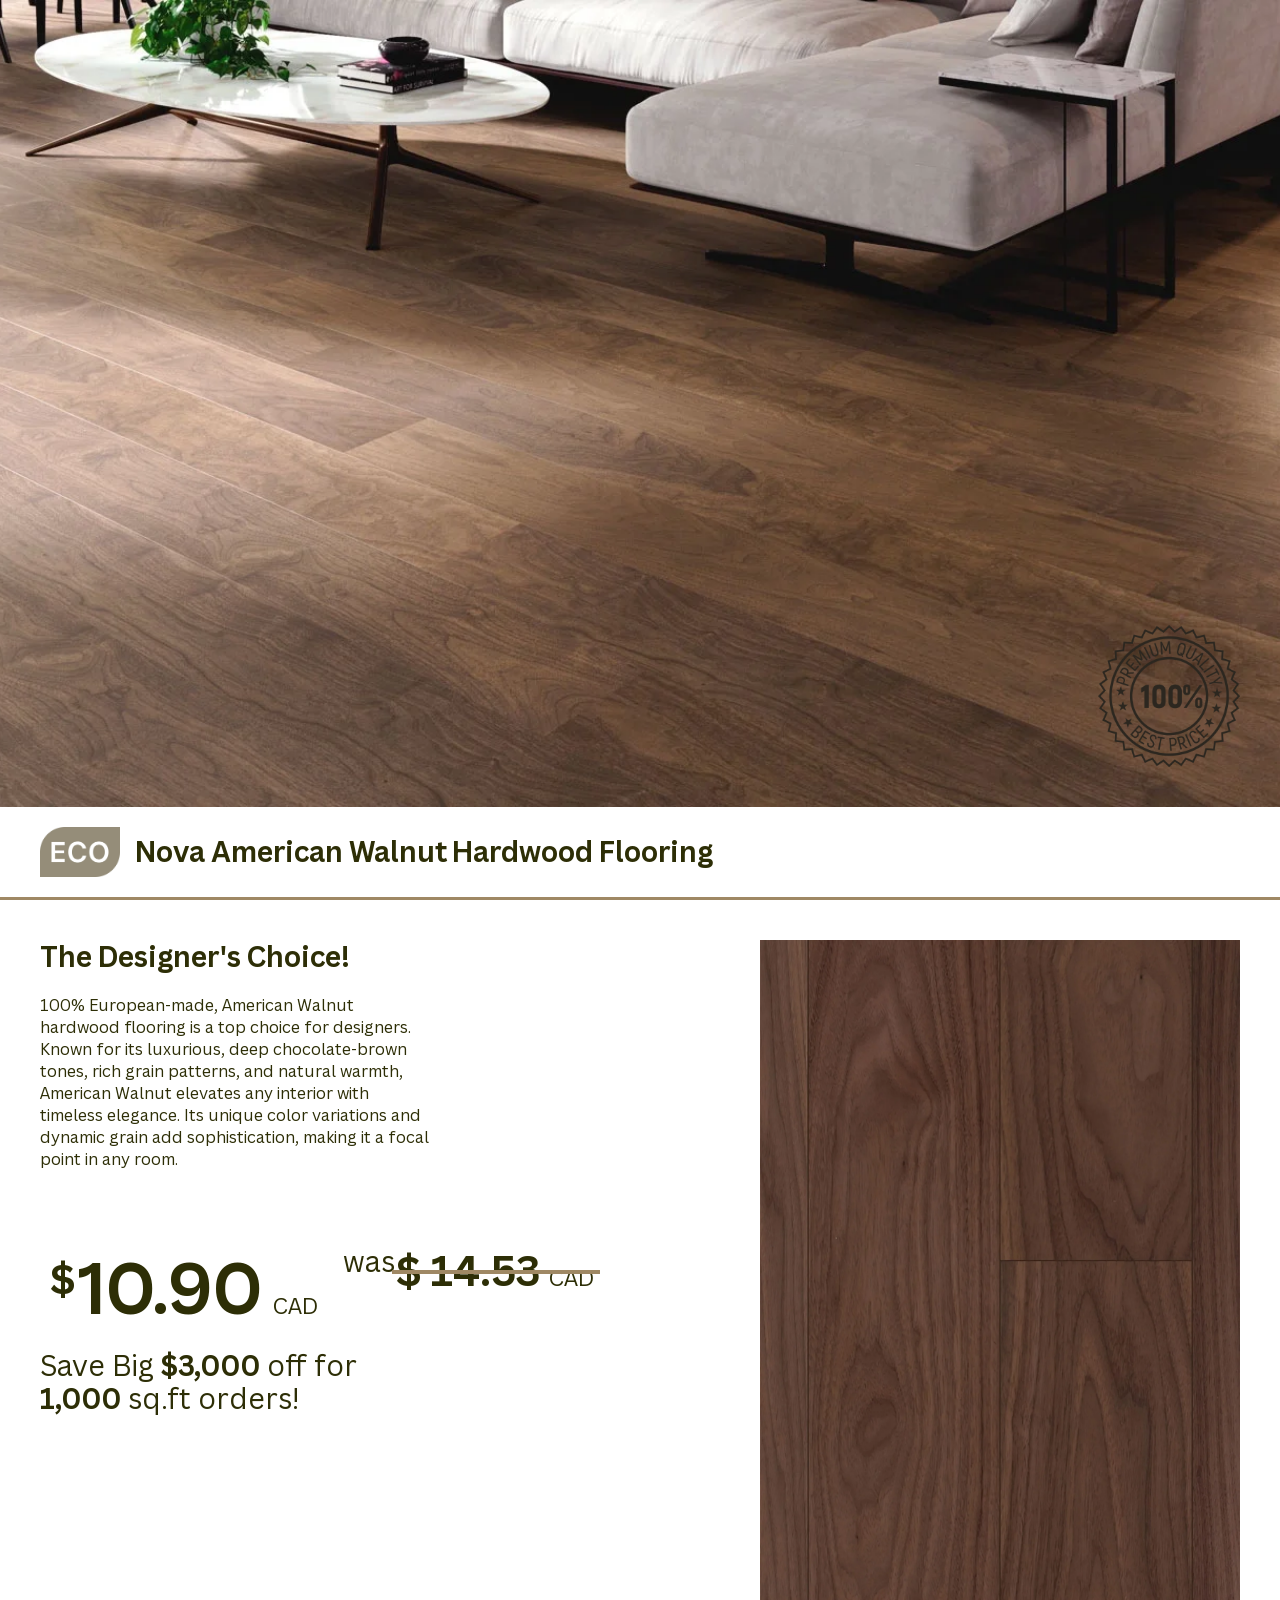
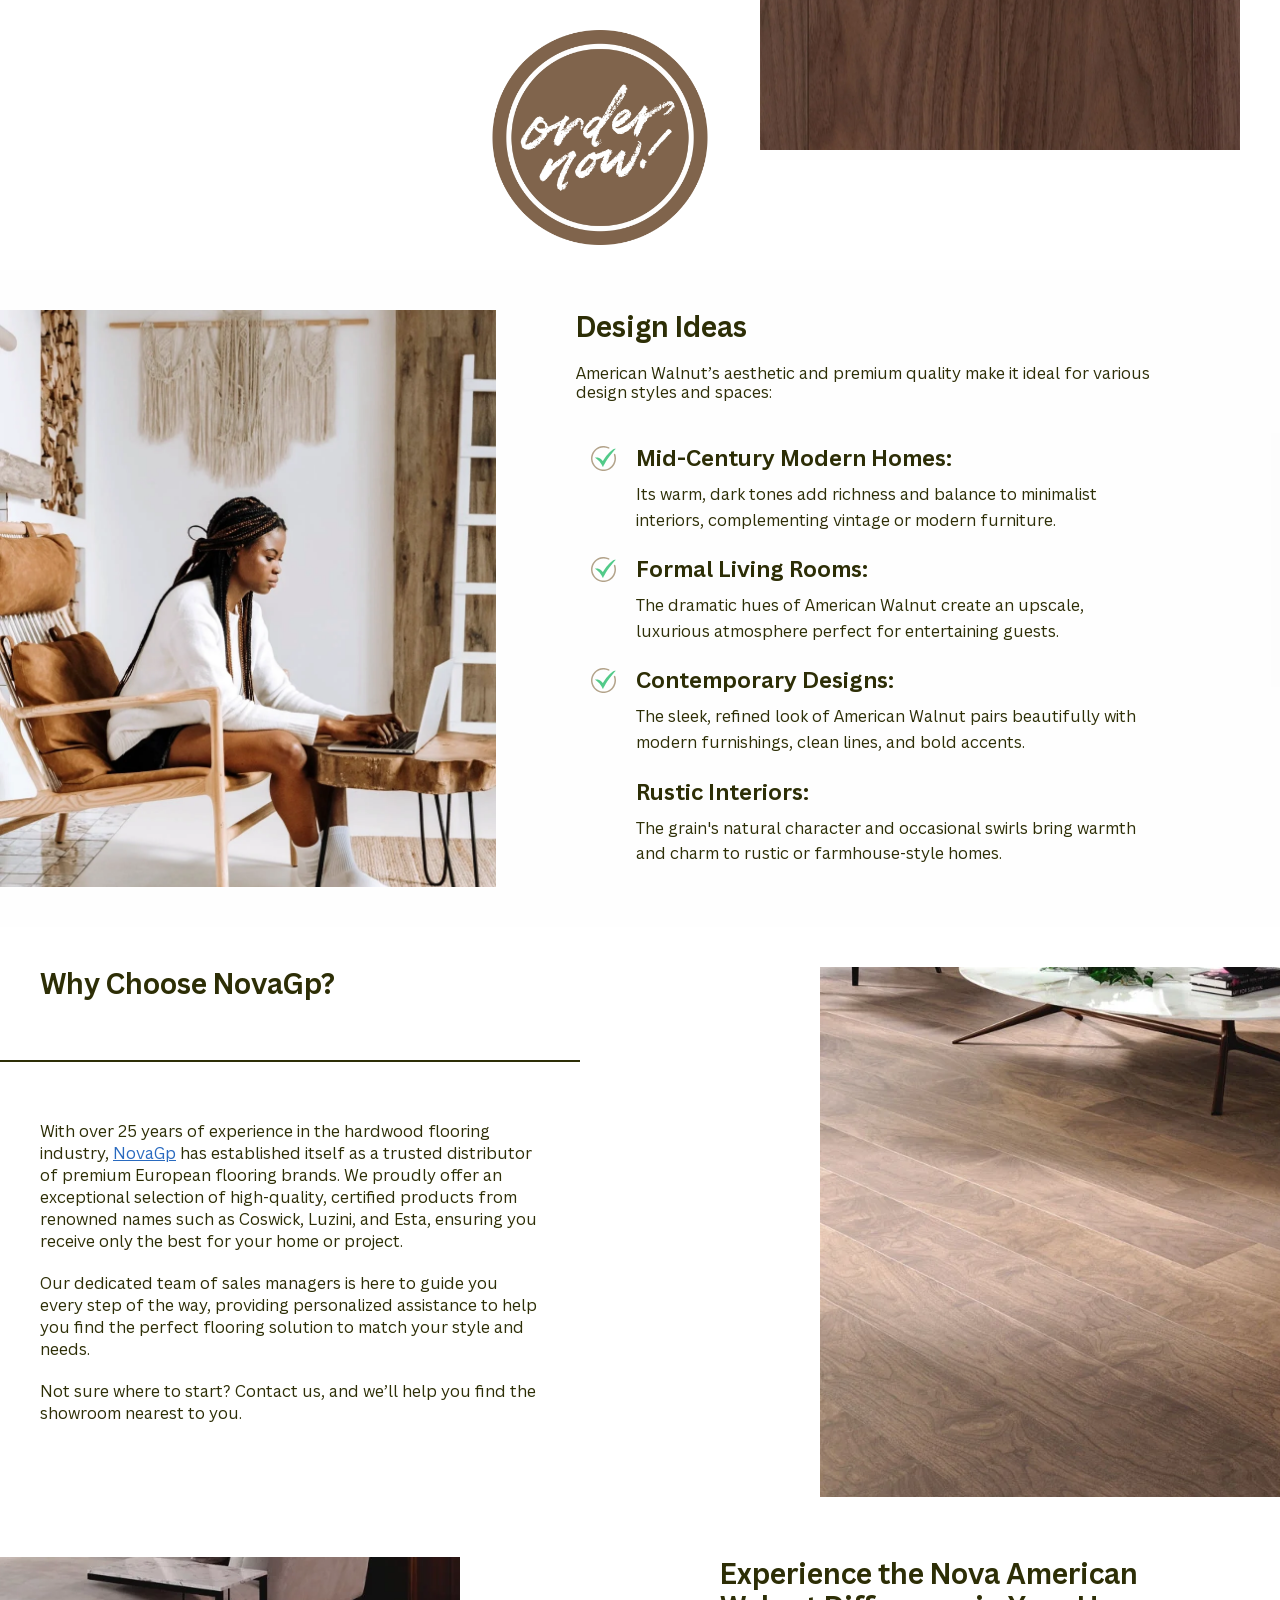
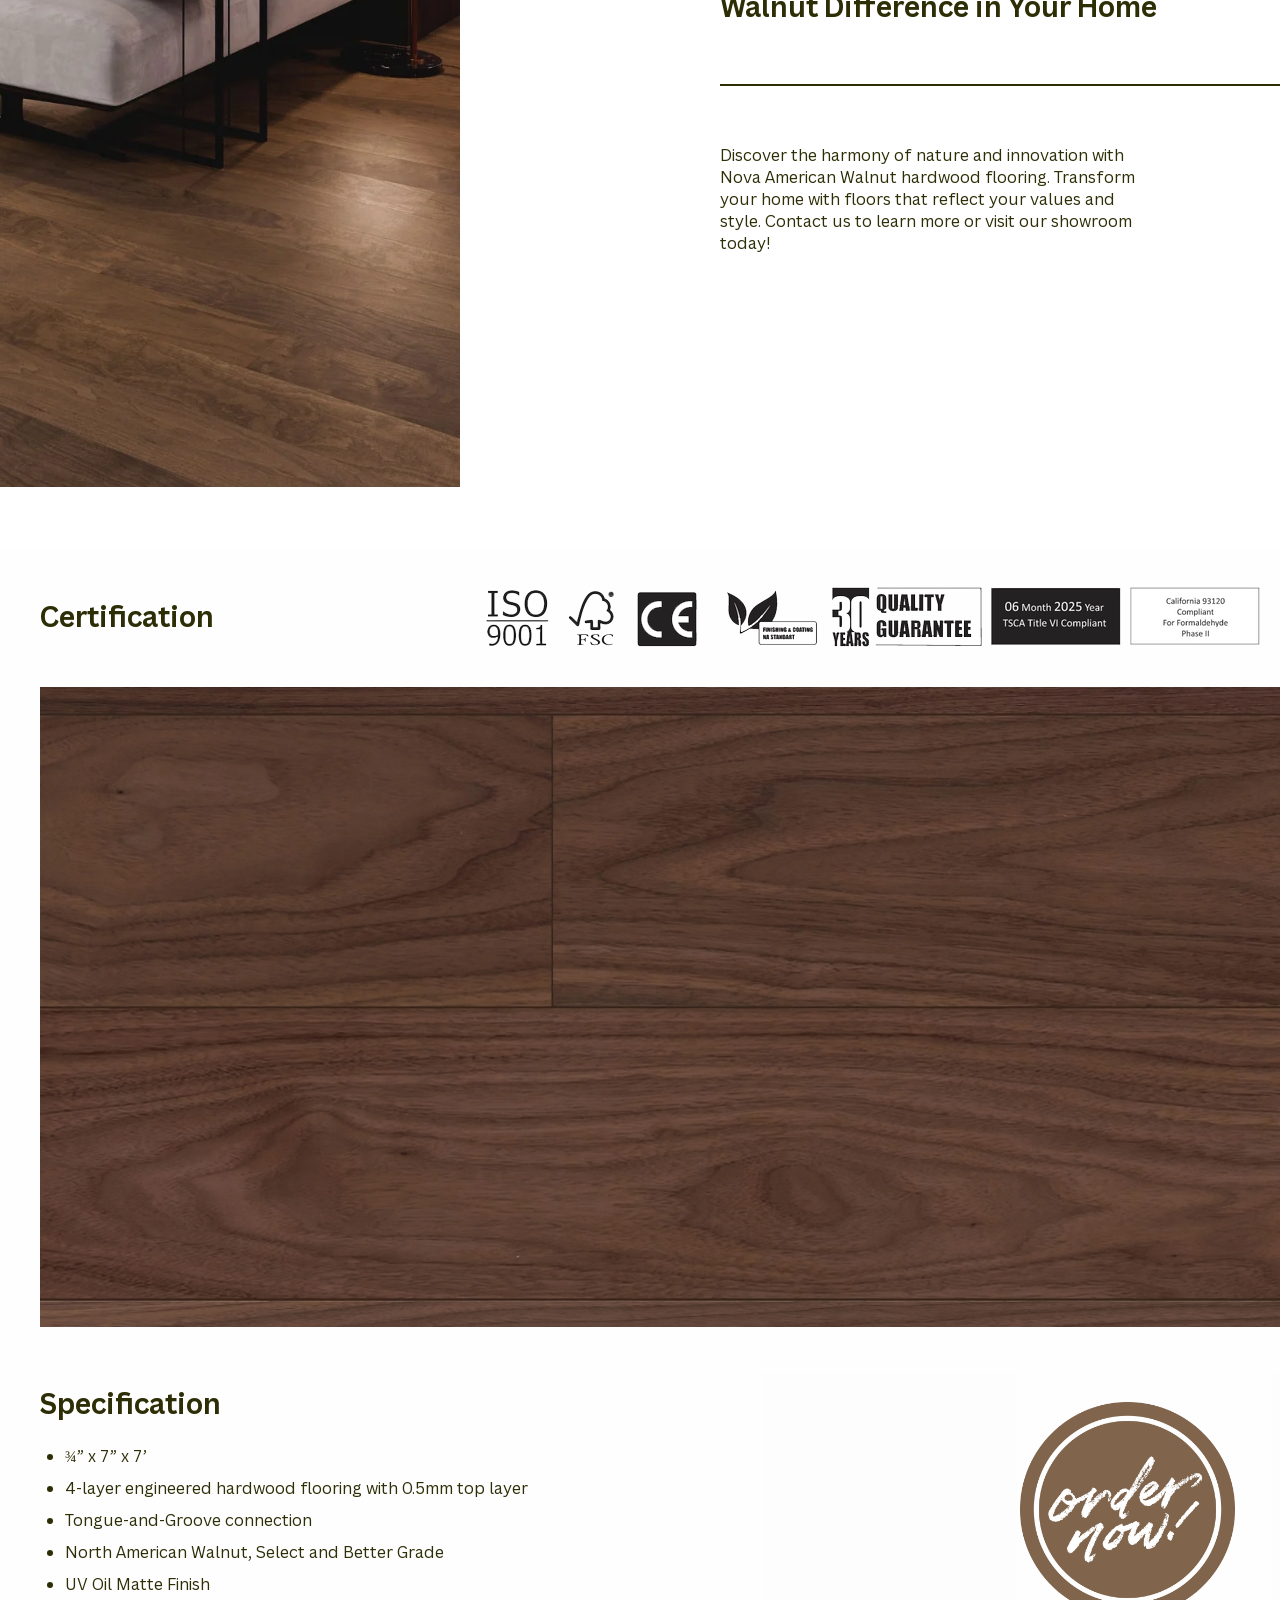
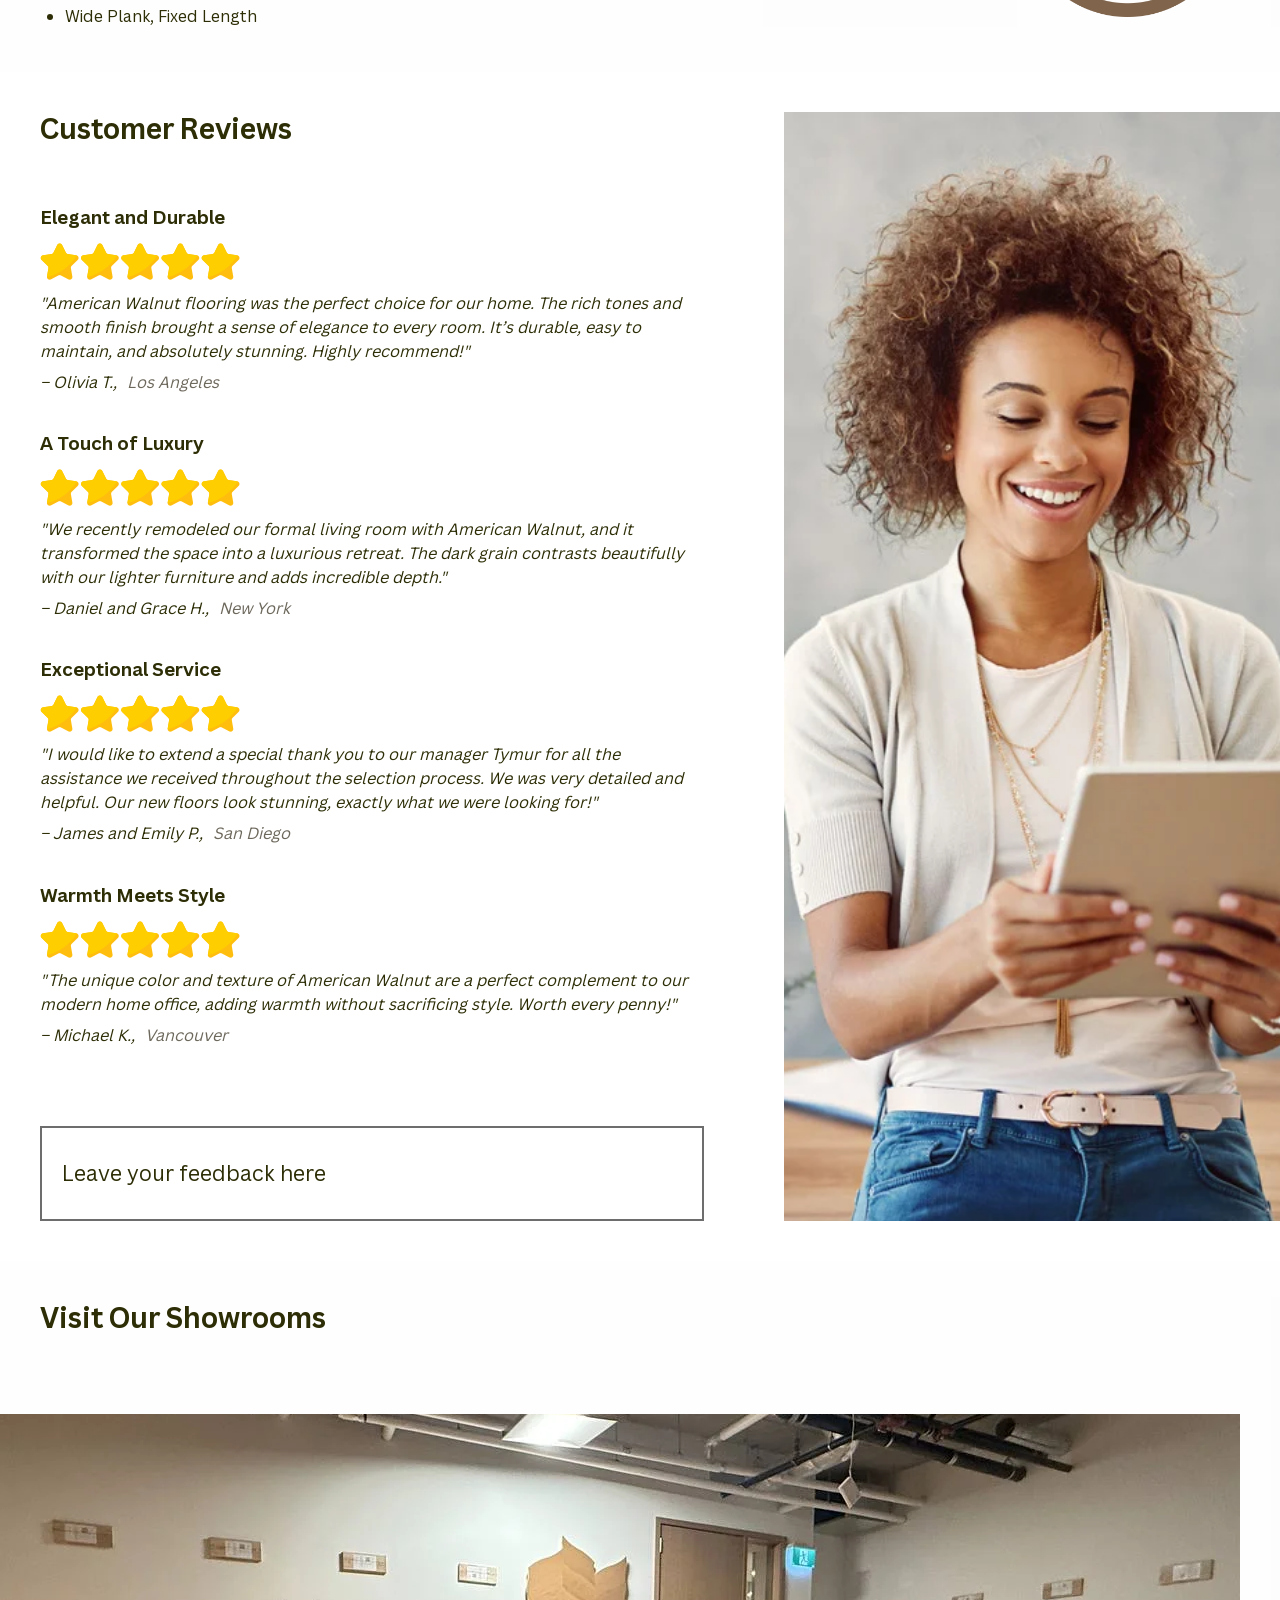
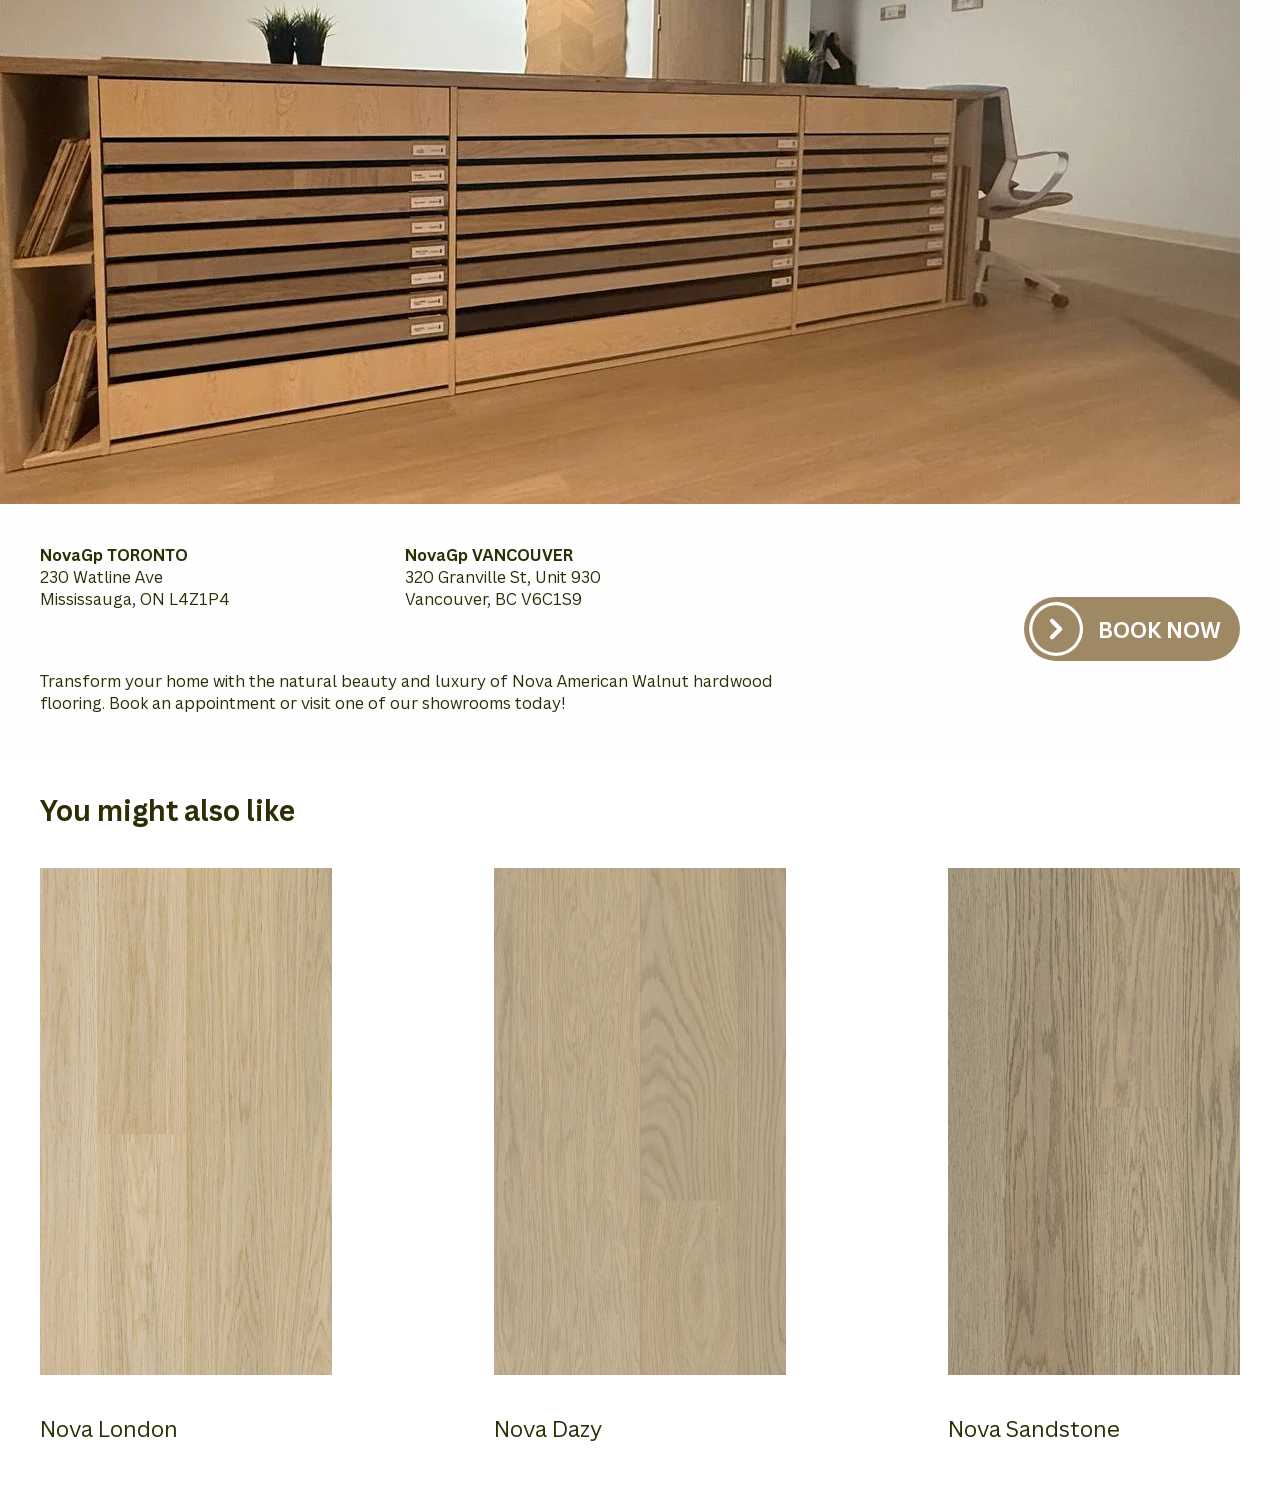
<file: index.html>
<!doctype html><html lang="en"><head><meta content="true" name="HandheldFriendly"><meta content="telephone=no" name="format-detection"><meta charset="UTF-8"><meta content="100% European-made, American Walnut hardwood flooring is a top choice for designers. Known for its luxurious, deep chocolate-brown tones, rich grain patterns, and natural warmth, American Walnut elevates any interior with timeless elegance. Its unique color variations and dynamic grain add sophistication, making it a focal point in any room." name="description"><meta content="initial-scale=1,maximum-scale=5,width=device-width" name="viewport"><meta content="yes" name="mobile-web-app-capable"><meta content="default" name="apple-mobile-web-app-status-bar-style"><meta content="NovaGp" name="author"><meta content="index, follow" name="robots"><meta content="index, follow" name="googlebot"><meta content="no-referrer-when-downgrade" name="referrer"><link href="./img/favicon_120.svg" rel="icon" sizes="120x120" type="image/svg+xml"><link href="./img/favicon_144.svg" rel="icon" sizes="144x144" type="image/svg+xml"><link href="./css/main.css" rel="preload" as="style"><link href="./css/main.css" rel="stylesheet"><title>Nova American Walnut - Hardwood Flooring</title></head><body><main><section><div class="section__hero"><img alt="Best Price Icon" class="section__hero-bg" src="./img/section-hero/best_price.webp" loading="lazy" height="195" width="195"></div><div class="section__hero-info"><a class="flex flex--align-center" href="/"><img alt="Site Logo" class="section__hero-img" src="./img/section-hero/logo.webp" loading="lazy" height="50" width="80"><h1 class="section__hero-heading flex flex--align-center"><span class="section__hero-title">Nova American Walnut</span> <span class="section__hero-subtitle">Hardwood Flooring</span></h1></a></div></section><section class="section__best flex"><div class="section__best-container"><h2 class="section__best-title font--bold">The Designer's Choice!</h2><p class="section__best-text">100% European-made, American Walnut hardwood flooring is a top choice for designers. Known for its luxurious, deep chocolate-brown tones, rich grain patterns, and natural warmth, American Walnut elevates any interior with timeless elegance. Its unique color variations and dynamic grain add sophistication, making it a focal point in any room.</p><div class="section__best-wrapper flex"><p class="section__best-cost"><span class="section__best-currency">$</span> <span class="section__best-price flex flex--align-baseline">10.90 <span class="section__best-price-info">&nbsp;&nbsp;CAD</span></span></p><p class="section__best-cost"><span class="section__best-price-text">was</span> <span class="section__best-price-old"><span class="section__best-price-foreign font--bold">$</span> 14.53 <span class="section__best-price-info">CAD</span></span></p></div><p class="section__best-save">Save Big <span class="font--bold">$3,000</span> off for <span class="font--bold">1,000</span> sq.ft orders!</p><button class="section__best-btn order--js" type="button"><img alt="Order Now Button" class="section__best-btn-img" src="./img/order_now.webp" loading="lazy" height="215" width="215"></button></div><div class="section__best-container-img"></div></section><section class="section__reasons flex section--shadow"><div class="section__reasons-img"></div><div class="section__reasons-container"><h2 class="section__reasons-title font--bold">Design Ideas</h2><p class="section__reasons-subtitle">American Walnut’s aesthetic and premium quality make it ideal for various design styles and spaces:</p><ul class="section__reasons-list"><li class="section__reasons-item"><img alt="Check Icon" class="section__reasons-icon" src="./img/icons/check_icon.svg" loading="lazy" height="25" width="25"><h3 class="section__reasons-item-title font--bold">Mid-Century Modern Homes:</h3><p class="section__reasons-item-text">Its warm, dark tones add richness and balance to minimalist interiors, complementing vintage or modern furniture.</p></li><li class="section__reasons-item"><img alt="Check Icon" class="section__reasons-icon" src="./img/icons/check_icon.svg" loading="lazy" height="25" width="25"><h3 class="section__reasons-item-title font--bold">Formal Living Rooms:</h3><p class="section__reasons-item-text">The dramatic hues of American Walnut create an upscale, luxurious atmosphere perfect for entertaining guests.</p></li><li class="section__reasons-item"><img alt="Check Icon" class="section__reasons-icon" src="./img/icons/check_icon.svg" loading="lazy" height="25" width="25"><h3 class="section__reasons-item-title font--bold">Contemporary Designs:</h3><p class="section__reasons-item-text">The sleek, refined look of American Walnut pairs beautifully with modern furnishings, clean lines, and bold accents.</p></li><li class="section__reasons-item"><img alt="Check Icon" class="section__reasons-icon" src="./img/icons/check_icon.svg" loading="lazy" height="25" width="25"><h3 class="section__reasons-item-title font--bold">Rustic Interiors:</h3><p class="section__reasons-item-text">The grain's natural character and occasional swirls bring warmth and charm to rustic or farmhouse-style homes.</p></li></ul></div></section><section class="section__buy flex flex--wrap"><div class="section__buy-container"><h2 class="section__buy-title section__buy-title-first font--bold">Why Choose NovaGp?</h2><p class="section__buy-text">With over 25 years of experience in the hardwood flooring industry, <a class="section__buy-link" href="https://novagp.ca/" rel="nofollow" target="_blank">NovaGp</a> has established itself as a trusted distributor of premium European flooring brands. We proudly offer an exceptional selection of high-quality, certified products from renowned names such as Coswick, Luzini, and Esta, ensuring you receive only the best for your home or project.</p><p class="section__buy-text">Our dedicated team of sales managers is here to guide you every step of the way, providing personalized assistance to help you find the perfect flooring solution to match your style and needs.</p><p class="section__buy-text">Not sure where to start? Contact us, and we’ll help you find the showroom nearest to you.</p></div><img alt="Living Room" class="section__buy-img" src="./img/section-buy/reason_to_buy_left.webp" loading="lazy"> <img alt="Living Room" class="section__buy-img" src="./img/section-buy/reason_to_buy_right.webp" loading="lazy"><div class="section__buy-container"><h2 class="section__buy-title section__buy-title-second font--bold">Experience the Nova American Walnut Difference in Your Home</h2><p class="section__buy-text">Discover the harmony of nature and innovation with Nova American Walnut hardwood flooring. Transform your home with floors that reflect your values and style. Contact us to learn more or visit our showroom today!</p></div></section><section class="section__spec section--shadow"><div class="section__spec-container flex flex--align-center flex--justify-between"><h2 class="section__spec-title font--bold">Certification</h2><img alt="Certifications" class="section__spec-certs" src="./img/section-spec/certifications.webp" loading="lazy"></div><div class="section__spec-img"></div><div class="flex flex--align-center flex--justify-between"><div class="section__spec-info"><h2 class="section__spec-title font--bold">Specification</h2><ul class="section__spec-list"><li class="section__spec-list-item"><span>¾” x 7” x 7’</span></li><li class="section__spec-list-item"><span>4-layer engineered hardwood flooring with 0.5mm top layer</span></li><li class="section__spec-list-item"><span>Tongue-and-Groove connection</span></li><li class="section__spec-list-item"><span>North American Walnut, Select and Better Grade</span></li><li class="section__spec-list-item"><span>UV Oil Matte Finish</span></li><li class="section__spec-list-item"><span>Wide Plank, Fixed Length</span></li></ul></div><button class="section__spec-btn order-now--js" type="button"><img alt="Order Now Button" class="section__spec-btn-img" src="./img/order_now.webp" loading="lazy" height="215" width="215"></button></div></section><section class="section__feedback flex"><div class="section__feedback-wrapper flex flex--column"><h2 class="section__feedback-title font--bold">Customer Reviews</h2><article class="section__feedback-block"><h3 class="section__feedback-block-title font--bold">Elegant and Durable</h3><img alt="Feedback Rating" class="section__feedback-rating" src="./img/section-feedback/rating_top.webp" loading="lazy"><p class="section__feedback-text font--italic">"American Walnut flooring was the perfect choice for our home. The rich tones and smooth finish brought a sense of elegance to every room. It’s durable, easy to maintain, and absolutely stunning. Highly recommend!"</p><div class="font--italic flex flex--align-center"><span class="section__feedback-heading">– Olivia T.,</span> <span class="section__feedback-location">Los Angeles</span></div></article><article class="section__feedback-block"><h3 class="section__feedback-block-title font--bold">A Touch of Luxury</h3><img alt="Feedback Rating" class="section__feedback-rating" src="./img/section-feedback/rating_top.webp" loading="lazy"><p class="section__feedback-text font--italic">"We recently remodeled our formal living room with American Walnut, and it transformed the space into a luxurious retreat. The dark grain contrasts beautifully with our lighter furniture and adds incredible depth."</p><div class="font--italic flex flex--align-center"><span class="section__feedback-heading">– Daniel and Grace H.,</span> <span class="section__feedback-location">New York</span></div></article><article class="section__feedback-block"><h3 class="section__feedback-block-title font--bold">Exceptional Service</h3><img alt="Feedback Rating" class="section__feedback-rating" src="./img/section-feedback/rating_top.webp" loading="lazy"><p class="section__feedback-text font--italic">"I would like to extend a special thank you to our manager Tymur for all the assistance we received throughout the selection process. We was very detailed and helpful. Our new floors look stunning, exactly what we were looking for!"</p><div class="font--italic flex flex--align-center"><span class="section__feedback-heading">– James and Emily P.,</span> <span class="section__feedback-location">San Diego</span></div></article><article class="section__feedback-block"><h3 class="section__feedback-block-title font--bold">Warmth Meets Style</h3><img alt="Feedback Rating" class="section__feedback-rating" src="./img/section-feedback/rating_top.webp" loading="lazy"><p class="section__feedback-text font--italic">"The unique color and texture of American Walnut are a perfect complement to our modern home office, adding warmth without sacrificing style. Worth every penny!"</p><div class="font--italic flex flex--align-center"><span class="section__feedback-heading">– Michael K.,</span> <span class="section__feedback-location">Vancouver</span></div></article><div class="section__feedback-field flex flex--align-center" id="feedbackBtn">Leave your feedback here</div></div><div class="section__feedback-img"></div></section><section class="section__showroom section--shadow"><h2 class="section__showroom-title font--bold">Visit Our Showrooms</h2><div class="section__showroom-img"></div><div class="section__showroom-container flex flex--align-center flex--justify-between"><div class="flex flex--column"><ul class="section__showroom-list flex"><li class="section__showroom-address"><span class="font--bold">NovaGp TORONTO</span><br>230 Watline Ave Mississauga, ON L4Z1P4</li><li class="section__showroom-address"><span class="font--bold">NovaGp VANCOUVER</span><br>320 Granville St, Unit 930 Vancouver, BC V6C1S9</li></ul><p class="section__showroom-text">Transform your home with the natural beauty and luxury of Nova American Walnut hardwood flooring. Book an appointment or visit one of our showrooms today!</p></div><button class="section__showroom-btn flex flex--align-center flex--justify-center flex--now-shrink contact--js" type="button" id="bookNowBtn"><img alt="Order Book Button" class="section__showroom-btn-img" src="./img/icons/book_now_btn.svg" loading="lazy" height="54" width="54"> <span class="section__showroom-btn-text font--bold flex flex--now-shrink">BOOK NOW</span></button></div></section><section class="section__contact"><h2 class="section__contact-title font--bold">You might also like</h2><div class="section__contact-container flex flex--justify-between"><article class="section__contact-card"><a class="flex flex--column" href="https://maxmishchenko.github.io/Nova-London/" rel="nofollow" target="_blank"><img alt="Nova London" class="section__contact-img" src="./img/section-contact/nova_london.webp" loading="lazy"><h3 class="section__contact-heading">Nova London</h3></a></article><article class="section__contact-card"><a class="flex flex--column" href="https://maxmishchenko.github.io/Nova-Daizy/" rel="nofollow" target="_blank"><img alt="Nova Dazy" class="section__contact-img" src="./img/section-contact/nova_dazy.webp" loading="lazy"><h3 class="section__contact-heading">Nova Dazy</h3></a></article><article class="section__contact-card"><a class="flex flex--column" href="https://maxmishchenko.github.io/Nova-Sandstone/" rel="nofollow" target="_blank"><img alt="Nova Sandstone" class="section__contact-img" src="./img/section-contact/nova_sandstone.webp" loading="lazy"><h3 class="section__contact-heading">Nova Sandstone</h3></a></article></div></section><button class="section__contact-btn" type="button" id="contactBtn"><img alt="Contact Us Button" class="section__contact-btn-img" src="./img/icons/contact_us.svg" loading="lazy"></button><div class="popup" id="popupFeedback"><div class="form"><div class="form__close"></div><h2 class="form__title font--bold">Leave you feedback</h2><ul class="form__rating flex flex--justify-center flex--row-reverse"><li class="form__rating-star" data-rate="5"></li><li class="form__rating-star" data-rate="4"></li><li class="form__rating-star" data-rate="3"></li><li class="form__rating-star" data-rate="2"></li><li class="form__rating-star" data-rate="1"></li></ul><form class="form__content flex flex--column"><div class="form__container flex flex--align-center"><div class="form__field-wrapper"><label class="form__label" for="fb_firstname">Required *</label> <input type="text" class="form__field" tabindex="1" maxlength="120" name="firstname" placeholder="Name" id="fb_firstname" required pattern="[A-Za-zА-Яа-яёЁіІїЇєЄ\s]+"> <span class="form__icon form__icon-name"></span></div><div class="form__field-wrapper flex"><label class="form__label" for="fb_lastname">Required *</label> <input type="text" class="form__field" tabindex="2" maxlength="120" name="lastname" placeholder="Last Name" id="fb_lastname" required pattern="[A-Za-zА-Яа-яёЁіІїЇєЄ\s]+"></div></div><div class="form__field-wrapper"><label class="form__label" for="fb_location">Required *</label> <input type="text" class="form__field" tabindex="3" maxlength="200" name="address" placeholder="Location" id="fb_location" required> <span class="form__icon form__icon-location"></span></div><div class="form__field-wrapper"><label class="form__label" for="fb_text">Required *</label> <textarea class="form__textarea" id="fb_text" maxlength="1000" name="message" placeholder="Your Feedback" required tabindex="4"></textarea></div><input type="hidden" name="product" value="Nova American Walnut"> <input type="submit" class="form__button-submit flex flex--align-center flex--justify-center font--bold" tabindex="5" value="SUBMIT"></form></div></div><div class="popup" id="popupContactUs"><div class="form"><div class="form__close"></div><h2 class="form__title font--bold">Contact Us</h2><form class="form__content flex flex--column"><div class="form__container flex flex--align-center"><div class="form__field-wrapper"><label class="form__label" for="fc_firstname">Required *</label> <input type="text" class="form__field" tabindex="1" maxlength="120" name="firstname" placeholder="Name" id="fc_firstname" required pattern="[A-Za-zА-Яа-яёЁіІїЇєЄ\s]+"> <span class="form__icon form__icon-name"></span></div><div class="form__field-wrapper flex"><label class="form__label" for="fc_lastname">Required *</label> <input type="text" class="form__field" tabindex="2" maxlength="120" name="lastname" placeholder="Last Name" id="fc_lastname" required pattern="[A-Za-zА-Яа-яёЁіІїЇєЄ\s]+"></div></div><div class="form__field-wrapper"><input type="text" class="form__field" tabindex="3" maxlength="100" name="company" placeholder="Company"> <span class="form__icon form__icon-company"></span></div><div class="form__field-wrapper"><label class="form__label" for="fc_location">Required *</label> <input type="text" class="form__field" tabindex="4" maxlength="200" name="address" placeholder="Location" id="fc_location" required> <span class="form__icon form__icon-location"></span></div><div class="form__field-wrapper"><label class="form__label" for="fc_mail">Required *</label> <input type="email" class="form__field" tabindex="5" maxlength="100" name="email" placeholder="E-mail" id="fc_mail" required> <span class="form__icon form__icon-mail"></span></div><div class="form__field-wrapper"><label class="form__label" for="fc_phone">Required *</label> <input type="tel" class="form__field" tabindex="6" maxlength="30" name="phone" placeholder="Phone number" id="fc_phone" required pattern="^\+1\s?\(?[2-9][0-9]{2}\)?[.\-\s]?[2-9][0-9]{2}[.\-\s]?[0-9]{4}$"> <span class="form__icon form__icon-phone"></span></div><div class="form__field-wrapper"><label class="form__label" for="fc_text">Required *</label> <textarea class="form__textarea" id="fc_text" maxlength="1000" name="message" placeholder="What are you looking for?" required tabindex="7"></textarea></div><input type="hidden" name="product" value="Nova American Walnut"> <input type="submit" class="form__button-submit flex flex--align-center flex--justify-center font--bold" tabindex="8" value="SUBMIT"></form><div class="form__contact flex flex--justify-center justify-center"><span>You may also call us at</span> <a class="form__contact-tel" href="tel:+19055693389">+1 (905) 569-3389</a></div><p class="form__contact-text">Please note we only deliver to North America.</p></div></div><div class="popup" id="popupOrder"><div class="form"><div class="form__close"></div><h2 class="form__title font--bold">Order Now</h2><p class="form__subtitle">Fill out the request below to receive your free sample. You will receive a 1 foot long sample of the product. It will demonstrate the construction, finish and colour of the flooring.</p><form class="form__content flex flex--column"><div class="form__container flex flex--align-center"><div class="form__field-wrapper"><label class="form__label" for="fo_firstname">Required *</label> <input type="text" class="form__field" tabindex="1" maxlength="120" name="firstname" placeholder="Name" id="fo_firstname" required pattern="[A-Za-zА-Яа-яёЁіІїЇєЄ\s]+"> <span class="form__icon form__icon-name"></span></div><div class="form__field-wrapper flex"><label class="form__label" for="fo_lastname">Required *</label> <input type="text" class="form__field" tabindex="2" maxlength="120" name="lastname" placeholder="Last Name" id="fo_lastname" required pattern="[A-Za-zА-Яа-яёЁіІїЇєЄ\s]+"></div></div><div class="form__field-wrapper"><input type="text" class="form__field" tabindex="3" maxlength="100" name="company" placeholder="Company"> <span class="form__icon form__icon-company"></span></div><div class="form__field-wrapper"><label class="form__label" for="fo_location">Required *</label> <input type="text" class="form__field" tabindex="4" maxlength="200" name="address" placeholder="Delivery Address" id="fo_location" required> <span class="form__icon form__icon-location"></span></div><div class="form__field-wrapper"><label class="form__label" for="fo_mail">Required *</label> <input type="email" class="form__field" tabindex="5" maxlength="100" name="email" placeholder="E-mail" id="fo_mail" required> <span class="form__icon form__icon-mail"></span></div><div class="form__field-wrapper"><label class="form__label" for="fo_phone">Required *</label> <input type="tel" class="form__field" tabindex="6" maxlength="30" name="phone" placeholder="Phone number" id="fo_phone" required pattern="^\+1\s?\(?[2-9][0-9]{2}\)?[.\-\s]?[2-9][0-9]{2}[.\-\s]?[0-9]{4}$"> <span class="form__icon form__icon-phone"></span></div><div class="form__field-wrapper"><label class="form__label" for="fo_msg">Required *</label> <textarea class="form__textarea" id="fo_msg" maxlength="1000" name="message" placeholder="What are you looking for?" required tabindex="7"></textarea></div><input type="hidden" name="product" value="Nova American Walnut"> <input type="submit" class="form__button-submit flex flex--align-center flex--justify-center font--bold" tabindex="8" value="SUBMIT"></form><p class="form__contact form__contact-text font--bold">Shipping Cost 29.99$</p></div></div><div class="popup" id="popupSuccess"><div class="form flex flex--column flex--align-center"><div class="form__close"></div><img alt="Succes" class="form__success-img" src="./img/icons/check_icon.svg"><h2 class="form__success-title font--bold" id="successMsg"></h2><input type="button" class="form__button-submit form__success-submit flex flex--align-center flex--justify-center font--bold" id="successClose" value="OK"></div></div></main><script src="./js/main.js"></script></body></html>
</file>
<file: css/main.css>
*{padding:0;margin:0;border:0;box-sizing:border-box;-webkit-appearance:none;-webkit-font-smoothing:antialiased;-moz-osx-font-smoothing:grayscale;font-smoothing:antialiased;font-family:Nova;color:var(--color--olive);font-weight:400}::after,::before{box-sizing:inherit}body,html{height:100%;width:100%;line-height:1.2;font-size:16px}button,input,textarea{outline:0}*,button,input,select,textarea{-webkit-tap-highlight-color:transparent}input:focus{outline:0;box-shadow:none}input::-ms-clear{display:none}button{cursor:pointer}button::-moz-focus-inner{padding:0;border:0}a,a:hover,a:visited{text-decoration:none}ul li{list-style:none}li{line-height:normal}@font-face{font-family:Nova;font-display:swap;font-weight:400 700;font-style:normal;src:url(../fonts/Nova.woff2) format("woff2")}.flex{display:flex}.flex--align-center{align-items:center}.flex--align-end{align-items:flex-end}.flex--align-baseline{align-items:baseline}.flex--justify-center{justify-content:center}.flex--justify-between{justify-content:space-between}.flex--justify-end{justify-content:flex-end}.flex--justify-start{justify-content:left}.flex--column{flex-direction:column}.flex--row{flex-direction:row}.flex--row-reverse{flex-direction:row-reverse}.flex--wrap{flex-wrap:wrap}.flex--now-shrink{flex-shrink:0}.section--shadow{background-color:var(--color--shadow)}.font--bold{font-weight:700}.font--italic{font-style:italic}:root{--color--white:#ffffff;--color--shadow:#fbfbfb63;--color-form-field:#fbfbfb;--color--beige:#9f8864;--color--blue:#296abf;--color--green:#4d6156;--color--gray:#6d685c;--color--dark-gray:#6d6d6d;--color--olive:#2d2e06}.form,.popup{width:100%;overflow-y:auto}.popup,body.lock{pointer-events:none}.popup{position:fixed;top:0;left:0;height:100%;background-color:#020202cc;display:flex;align-items:center;justify-content:center;visibility:hidden;opacity:0;transition:all .4s}.popup.active{visibility:visible;opacity:1;pointer-events:auto;z-index:999}body.lock{overflow:hidden}.form{background-color:var(--color--white);padding:40px 10px 20px;border-radius:4px;max-width:600px;margin:0 20px;height:auto;max-height:calc(100vh - 20px);position:relative}@media only screen and (max-width:768px){.form{margin:0 10px}}.form__field{height:36px;width:100%;border-radius:4px;padding:5px 10px 5px 35px;line-height:36px;background-color:var(--color-form-field);letter-spacing:1px;font-weight:500;font-size:1.125rem;border:2px solid var(--color--gray);transition:.4s}.form__field:active,.form__field:focus,.form__textarea:active,.form__textarea:focus{border:2px solid var(--color--green)}.form__field-wrapper{position:relative;margin:20px 10px;flex-grow:1}@media only screen and (max-width:425px){.form__field-wrapper{width:100%}}.form__field::placeholder,.form__textarea::placeholder{color:var(--color--dark-gray)}.form__button-submit,.form__textarea{border-radius:4px;font-size:1.125rem;transition:.4s}.form__textarea{width:100%;height:200px;resize:none;padding:10px;font-weight:500;background-color:var(--color-form-field);border:2px solid var(--color--gray)}.form__button-submit{margin:15px 10px;padding:15px;color:var(--color-form-field);background-color:var(--color--green);letter-spacing:2px;box-shadow:inset 0 0 0 1px transparent;border:2px solid var(--color--green);cursor:pointer;width:calc(100% - 20px)}@media only screen and (max-width:425px){.form__button-submit{width:100%}}.form__button-submit:focus,.form__button-submit:hover{box-shadow:inset 0 0 0 1px #e5e5e5}.form__container{width:100%}@media only screen and (max-width:425px){.form__container{flex-direction:column}.form__content{align-items:center}}.form__label{font-size:.75rem;position:absolute;top:-15px;color:var(--color--dark-gray)}.form__subtitle,.form__title{font-size:2rem;text-align:center;max-width:90%;margin:0 auto 20px}.form__subtitle{font-size:1rem}.form__close{width:30px;height:30px;background-image:url(../img/icons/close.svg);background-repeat:no-repeat;background-size:contain;background-position:center;position:absolute;right:10px;top:10px;cursor:pointer}.form__rating{margin-bottom:20px;cursor:pointer;gap:8px}.form__rating-star{filter:grayscale(1);transition:filter .4s;background-image:url(../img/icons/icon_star.svg);background-repeat:no-repeat;background-position:center;background-size:contain;height:35px;width:35px}.form__rating-star:last-child{margin-left:0}.form__rating-star.selected,.form__rating-star.selected~.form__rating-star,.form__rating-star:hover,.form__rating-star:hover~.form__rating-star{filter:none}.form__icon{position:absolute;left:10px;top:50%;transform:translateY(-50%);background-position:center;background-size:contain;background-repeat:no-repeat;height:18px;width:18px}.form__icon-name{background-image:url(../img/icons/user.svg)}.form__icon-location{background-image:url(../img/icons/location-dot.svg)}.form__icon-company{background-image:url(../img/icons/briefcase.svg)}.form__icon-mail{background-image:url(../img/icons/envelope.svg)}.form__icon-phone{background-image:url(../img/icons/phone.svg)}.form__success-img{width:150px;height:150px;object-fit:contain;margin-bottom:40px}.form__success-title{font-size:2rem;text-align:center;max-width:90%;margin:0 auto 60px}@media only screen and (max-width:425px){.form__success-submit{width:calc(100% - 20px)}}.form--error{border:2px solid #ff460c}.form__contact{margin-top:20px}@media only screen and (max-width:375px){.form__contact{flex-direction:column;align-items:center}}.form__contact-tel{color:var(--color--blue);margin:0 0 10px 10px}@media only screen and (max-width:375px){.form__contact-tel{margin:10px 0}}.form__contact-text{text-align:center}.section__hero{background-image:url(../img/section-hero/section_hero_bg.webp);background-position:center;background-repeat:no-repeat;background-size:cover;width:100%;height:calc(100dvh - 93px);position:relative}.section__hero-bg{position:absolute;right:80px;bottom:80px;filter:brightness(.4);width:calc(100vw/9);min-height:125px;min-width:125px;max-width:195px;max-height:195px;height:auto}@media only screen and (max-width:1280px){.section__hero-bg{right:40px;bottom:40px}}@media only screen and (max-width:768px){.section__hero-bg{right:20px;bottom:20px}}.section__hero-info{border-bottom:3px solid var(--color--beige);padding:20px 80px}@media only screen and (max-width:1280px){.section__hero-info{padding:20px 40px}}@media only screen and (max-width:768px){.section__hero-info{padding:20px}}.section__hero-title{font-size:1.75rem;font-weight:700;margin-right:5px}@media only screen and (max-width:768px){.section__hero-title{margin-right:0;font-size:1.375rem}}@media only screen and (max-width:425px){.section__hero-title{font-size:1.175rem}}@media only screen and (max-width:768px){.section__hero-heading{flex-direction:column;align-items:baseline}}.section__hero-subtitle{font-size:1.75rem;font-weight:700}@media only screen and (max-width:768px){.section__hero-subtitle{font-size:1rem;font-weight:400}}.section__hero-img{margin-right:15px}.section__best{padding:80px 80px 180px}@media only screen and (max-width:1280px){.section__best{padding:40px 40px 120px}}@media only screen and (max-width:1024px){.section__best{flex-direction:column-reverse;padding:0}}.section__best-container{width:60%;position:relative}@media only screen and (max-width:1024px){.section__best-container{width:100%;padding:40px}}@media only screen and (max-width:768px){.section__best-container{padding:20px}}.section__best-container-img{width:40%;height:90dvh;background-image:url(../img/section-best/best_quality.webp);background-repeat:no-repeat;background-position:center;background-size:cover}@media only screen and (max-width:1024px){.section__best-container-img{width:100%}}.section__best-wrapper{padding-top:60px;margin-bottom:20px}@media only screen and (max-width:768px){.section__best-wrapper{padding-top:20px;justify-content:center;flex-direction:column-reverse;align-items:center}}.section__best-title{margin-bottom:20px;font-size:1.75rem}.section__best-text{font-size:1rem;margin-bottom:15px;max-width:390px;line-height:22px}@media only screen and (max-width:1024px){.section__best-text{max-width:100%}}.section__best-cost{position:relative;padding-left:38px}@media only screen and (max-width:425px){.section__best-cost{margin:0 auto}}.section__best-cost:first-child{margin-right:75px}@media only screen and (max-width:1280px){.section__best-cost:first-child{margin-right:40px}}@media only screen and (max-width:768px){.section__best-cost:first-child{margin-right:25px}}@media only screen and (max-width:425px){.section__best-cost:first-child{margin:0 auto}}.section__best-currency{font-size:2.5rem;font-weight:700;position:absolute;left:10px;top:10px}.section__best-save{font-size:1.75rem;max-width:320px}@media only screen and (max-width:768px){.section__best-save{max-width:100%;text-align:center;margin-bottom:20px}}.section__best-price{font-weight:700;font-size:4.375rem}.section__best-price-old{font-weight:700;font-size:2.625rem;position:relative}.section__best-price-old:after{content:'';position:absolute;height:4px;left:-4px;right:0;top:55%;transform:translateY(-50%);width:0;transition:width 1s ease}.section__best-price-old.visible:after{width:calc(100% + 10px)}.section__best-price-text{font-size:1.75rem;position:absolute;left:-15px;top:0}.section__best-price-info{font-size:1.375rem}.section__best-price-foreign{font-size:2.5rem}.section__best-btn{position:absolute;bottom:-100px;right:-65px;transform:translateX(-50%);background-color:transparent;width:225px;height:225px;border-radius:50%;padding:5px;transition:.4s}@media only screen and (max-width:1024px){.section__best-btn{position:relative;bottom:0;left:50%}}.section__best-btn:hover,.section__best-price-old:after{background-color:var(--color--beige)}.section__best-btn-img{width:100%;height:auto}.section__buy{padding:80px 80px 60px;overflow:hidden}@media only screen and (max-width:1280px){.section__buy{padding:40px 40px 60px}}@media only screen and (max-width:1024px){.section__buy{flex-direction:row;padding:40px 0 70px}}@media only screen and (max-width:768px){.section__buy{padding-bottom:20px}}.section__buy-container{width:50%}.section__buy-container:last-child{padding-left:80px}@media only screen and (max-width:1024px){.section__buy-container:last-child{width:100%;padding-left:40px}}@media only screen and (max-width:768px){.section__buy-container:last-child{padding-left:20px}}@media only screen and (max-width:1024px){.section__buy-container{width:100%;padding:0 40px}}@media only screen and (max-width:768px){.section__buy-container{width:100%;padding:0 20px}}.section__buy-title{font-size:1.75rem;margin-bottom:120px;position:relative}@media only screen and (max-width:768px){.section__buy-title{margin-bottom:60px}}.section__buy-title:after{content:'';position:absolute;height:2px;background-color:var(--color--olive);bottom:-62px}@media only screen and (max-width:768px){.section__buy-title:after{bottom:-32px}}.section__buy-title-first:after{left:-80px;width:calc(100% + 20px)}@media only screen and (max-width:1024px){.section__buy-title-first:after{left:0;width:100%}}.section__buy-title-second:after{right:-80px;width:calc(100% + 80px)}@media only screen and (max-width:1024px){.section__buy-title-second:after{left:0;width:100%}}.section__buy-text{font-size:1rem;max-width:84%;line-height:22px;margin-bottom:20px}.section__buy-text:last-child{margin-bottom:40px}@media only screen and (max-width:1024px){.section__buy-text{padding-bottom:0;max-width:100%}}.section__buy-link{color:var(--color--blue);text-decoration:underline}.section__buy-img{position:relative;object-fit:cover;width:50%}@media only screen and (max-width:1024px){.section__buy-img{position:unset;object-fit:cover;width:calc(50% - 10px)}}.section__buy-img:nth-child(2){right:-15%;height:530px;margin-bottom:60px}@media only screen and (max-width:1024px){.section__buy-img:nth-child(2){height:462px;padding:0;margin:60px 10px 60px 0}}@media only screen and (max-width:768px){.section__buy-img:nth-child(2){width:100%;margin:20px 0 40px}}.section__buy-img:nth-child(3){left:-15%;height:530px}@media only screen and (max-width:1024px){.section__buy-img:nth-child(3){height:462px;margin:60px 0 60px 10px}}@media only screen and (max-width:768px){.section__buy-img:nth-child(3){width:100%;margin:0 0 20px;display:flex;order:2}}.section__spec{padding:40px 80px 80px;overflow:hidden}@media only screen and (max-width:1280px){.section__spec{padding:40px}}@media only screen and (max-width:768px){.section__spec{padding:20px;overflow-x:hidden}}.section__spec-title{font-size:1.75rem;margin-right:15px}@media only screen and (max-width:768px){.section__spec-title{margin-bottom:20px}}.section__spec-dim{margin-top:20px;font-size:1.375rem}.section__spec-text{font-size:1rem;padding:20px 0;max-width:87%;line-height:22px;margin-bottom:40px}.section__spec-text:last-child{margin-bottom:0}@media only screen and (max-width:1024px){.section__spec-text{max-width:100%}}.section__spec-info{width:80%}@media only screen and (max-width:1024px){.section__spec-info{width:100%}}.section__spec-container{margin-bottom:40px}@media only screen and (max-width:1024px){.section__spec-container{flex-direction:column;align-items:flex-start}}.section__spec-certs{height:auto;margin-right:-20px}@media only screen and (max-width:1024px){.section__spec-certs{width:100%}}.section__spec-img{background-image:url(../img/section-spec/spec_img.webp);background-size:cover;background-position:center;background-repeat:no-repeat;height:640px;width:calc(100% + 80px);margin-bottom:60px;position:relative;right:0}@media only screen and (max-width:1024px){.section__spec-img{margin-bottom:20px}}.section__spec-btn{background-color:transparent;width:225px;height:225px;border-radius:50%;padding:5px;transition:.4s}@media only screen and (max-width:1024px){.section__spec-btn{display:none}}.section__spec-btn:hover{background-color:var(--color--beige)}.section__spec-btn-img{width:100%;height:auto}.section__spec-list{font-size:1rem;padding:20px 0 0 25px}.section__spec-list-item{list-style:disc;padding:5px 0}.section__feedback{padding:80px 0 80px 80px}@media only screen and (max-width:1280px){.section__feedback{padding:40px 0 40px 40px}}@media only screen and (max-width:1024px){.section__feedback{padding:40px}}@media only screen and (max-width:768px){.section__feedback{padding:20px}}.section__feedback-wrapper{width:60%}@media only screen and (max-width:1024px){.section__feedback-wrapper{width:100%}}.section__feedback-img{background-image:url(../img/section-feedback/feedback.webp);width:40%;background-repeat:no-repeat;background-position:center;background-size:cover}@media only screen and (max-width:1024px){.section__feedback-img{display:none}}.section__feedback-block{margin-bottom:40px}.section__feedback-block-title{font-size:1.175rem;margin-bottom:15px}.section__feedback-title{margin-bottom:60px;font-size:1.75rem}@media only screen and (max-width:768px){.section__feedback-title{margin-bottom:40px}}.section__feedback-heading{font-size:1rem;margin-right:10px}.section__feedback-location{font-size:1rem;color:var(--color--gray)}.section__feedback-text{font-size:1rem;padding:5px 80px 0 0;line-height:1.5;margin-bottom:10px}@media only screen and (max-width:1024px){.section__feedback-text{padding-right:0}}.section__feedback-field{height:95px;padding:20px;font-size:1.3125rem;color:var(--color--olive);border:2px solid var(--color--dark-gray);width:calc(100% - 80px);margin-top:40px}.section__feedback-field:hover{cursor:pointer}@media only screen and (max-width:1024px){.section__feedback-field{margin:40px 0 0;width:100%}}@media only screen and (max-width:425px){.section__feedback-field{font-size:1rem;padding:10px;height:60px;line-height:60px;margin-top:0}}.section__showroom{padding:80px;overflow:hidden}@media only screen and (max-width:1280px){.section__showroom{padding:40px}}@media only screen and (max-width:1024px){.section__showroom{padding:20px 40px}}@media only screen and (max-width:768px){.section__showroom{padding:20px}}.section__showroom-title{font-size:1.75rem;margin-bottom:80px}@media only screen and (max-width:1024px){.section__showroom-title{margin-bottom:40px}}.section__showroom-img{height:690px;width:calc(100% + 80px);position:relative;left:-80px;margin-bottom:70px;background-image:url(../img/section-showroom/showroom.webp);background-position:center;background-repeat:no-repeat;background-size:cover}@media only screen and (max-width:1280px){.section__showroom-img{margin-bottom:40px}}@media only screen and (max-width:1024px){.section__showroom-img{height:545px}}@media only screen and (max-width:768px){.section__showroom-img{margin-bottom:20px}}.section__showroom-list{width:80%}@media only screen and (max-width:768px){.section__showroom-list{width:100%;justify-content:space-between}}@media only screen and (max-width:425px){.section__showroom-list{flex-direction:column}}.section__showroom-address{font-size:1rem;max-width:205px}@media only screen and (max-width:1024px){.section__showroom-address{margin-bottom:40px}}.section__showroom-address:first-child{margin-right:160px}@media only screen and (max-width:1024px){.section__showroom-address:first-child{margin-right:60px}}@media only screen and (max-width:768px){.section__showroom-address:first-child{margin-right:20px}}@media only screen and (max-width:1024px){.section__showroom-container{align-items:flex-start;flex-wrap:wrap}}@media only screen and (max-width:768px){.section__showroom-container{flex-direction:column}}.section__showroom-text{font-size:1rem;padding:60px 0 0;line-height:22px;width:80%}@media only screen and (max-width:1024px){.section__showroom-text{width:100%;padding:0;margin-bottom:40px}}.section__showroom-btn{background-color:var(--color--beige);border:2px solid transparent;border-radius:32px;padding:3px 17px 3px 3px;transition:.4s}@media only screen and (max-width:1024px){.section__showroom-btn{margin:0 auto;transition:0s}}@media only screen and (max-width:768px){.section__showroom-btn{margin:0;width:100%;padding:13px 8px}}.section__showroom-btn:hover{border:2px solid var(--color--white);box-shadow:0 0 0 2px var(--color--beige)}.section__showroom-btn-text{color:var(--color--white);font-size:1.375rem}.section__showroom-btn-img{margin-right:15px}@media only screen and (max-width:768px){.section__showroom-btn-img{display:none}}.section__contact{padding:80px}@media only screen and (max-width:1280px){.section__contact{padding:40px}}@media only screen and (max-width:768px){.section__contact{padding:20px 0 80px 20px;overflow:hidden}}.section__contact-card{margin-right:20px}.section__contact-card:last-child{margin-right:0}@media only screen and (max-width:1024px){.section__contact-card{object-fit:cover;scroll-snap-align:start;scroll-snap-stop:always;flex-shrink:0}}.section__contact-title{font-size:1.75rem;margin-bottom:40px}@media only screen and (max-width:768px){.section__contact-title{padding-right:20px}}.section__contact-heading{font-size:1.375rem;margin-top:40px;padding-bottom:20px}@media only screen and (max-width:768px){.section__contact-heading{margin-top:20px;font-size:1rem}}.section__contact-img{height:507px;width:292px}@media only screen and (max-width:768px){.section__contact-img{width:245px;height:427px}}.section__contact-btn{height:55px;width:55px;background-color:transparent;border-radius:50%;transition:all .4s;pointer-events:none;box-shadow:0 0 10px 3px #26262640;position:fixed;z-index:998;right:30px;bottom:30px;opacity:0}@media only screen and (max-width:768px){.section__contact-btn{right:20px;bottom:20px}}.section__contact-btn.visible{opacity:.7;visibility:visible;pointer-events:auto}.section__contact-btn:hover{transform:scale(1.1);box-shadow:0 0 10px 3px #00000073;opacity:1}.section__contact-btn-img{width:55px;height:55px}@media only screen and (max-width:1024px){.section__contact-container{overflow-x:scroll;scroll-snap-type:x mandatory;scroll-behavior:smooth;overflow-y:hidden}}.section__reasons{padding:80px 80px 80px 0}@media only screen and (max-width:1280px){.section__reasons{padding:40px 40px 40px 0}}@media only screen and (max-width:1024px){.section__reasons{padding:40px}}@media only screen and (max-width:768px){.section__reasons{padding:20px}}.section__reasons-img{background-image:url(../img/section-reasons/why_us.webp);background-position:center;background-size:cover;background-repeat:no-repeat;width:40%;height:90dvh}@media only screen and (max-width:1280px){.section__reasons-img{height:auto}}@media only screen and (max-width:1024px){.section__reasons-img{display:none}}.section__reasons-title{font-size:1.75rem;margin-bottom:20px}.section__reasons-subtitle{font-size:1rem;margin-bottom:40px}.section__reasons-container{width:60%;padding:0 80px}@media only screen and (max-width:1024px){.section__reasons-container{padding:0;width:100%}}.section__reasons-list{padding-left:60px}@media only screen and (max-width:1024px){.section__reasons-list{padding-left:50px}}.section__reasons-icon{position:absolute;top:4px;left:-45px;opacity:0;transition:opacity .4s}.section__reasons-icon.visible{opacity:1}.section__reasons-item{margin-bottom:20px;position:relative}.section__reasons-item-title{font-size:1.375rem;margin-bottom:10px}.section__reasons-item-text{font-size:1rem;line-height:1.6}
</file>
